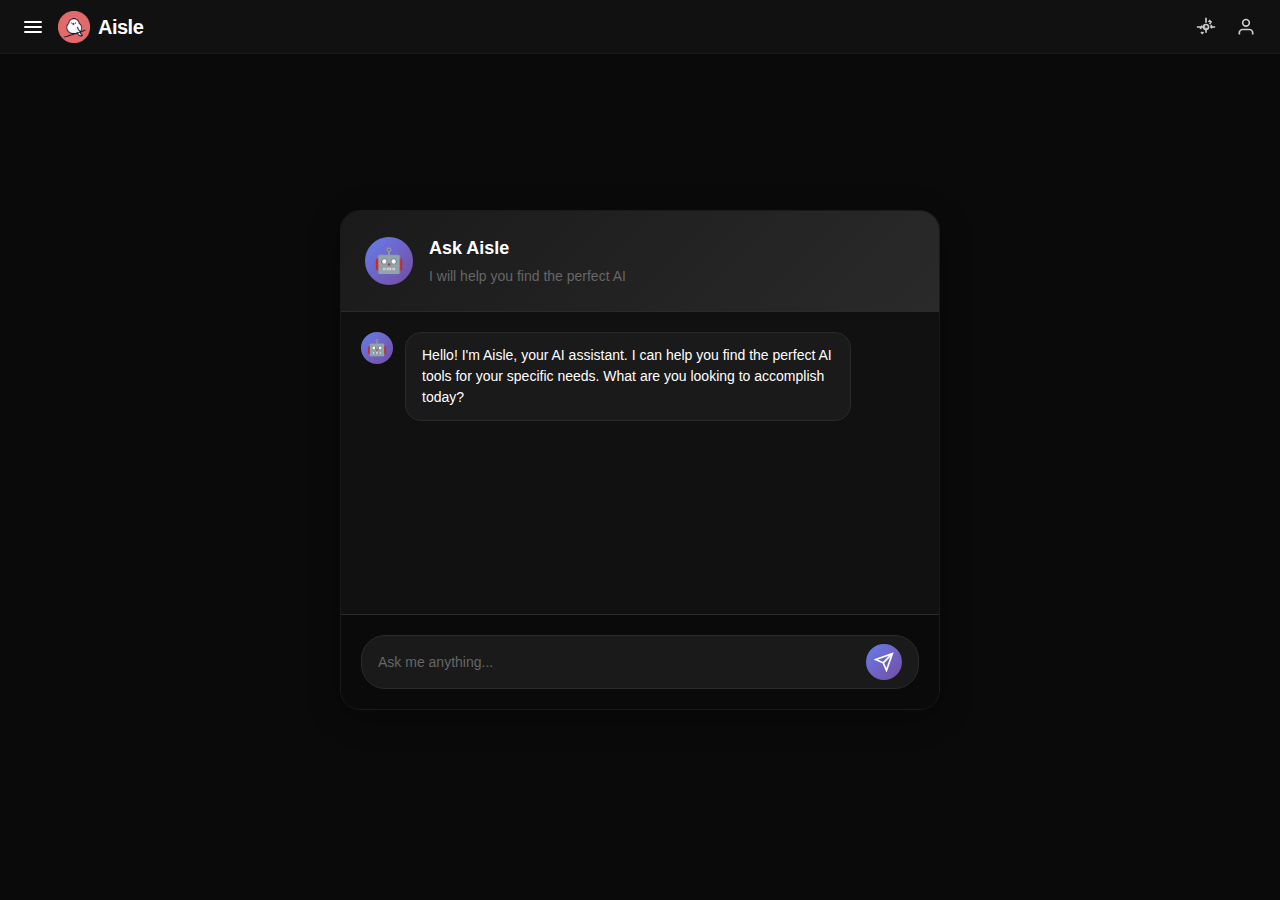
<file: ai-search.html>
<!DOCTYPE html>
<html lang="en">
<head>
    <meta charset="UTF-8">
    <meta name="viewport" content="width=device-width, initial-scale=1.0">
    <title>AI Search - Aisle</title>
    <link rel="stylesheet" href="styles.css">
</head>
<body>
    <!-- Aisle Header -->
    <header class="reddit-header">
        <div class="header-container">
            <!-- Left side: Logo and menu -->
            <div class="header-left">
                <button class="menu-toggle" id="menuToggle">
                    <span class="hamburger-line"></span>
                    <span class="hamburger-line"></span>
                    <span class="hamburger-line"></span>
                </button>
                <div class="logo">
                    <img src="ailogo.PNG" alt="Aisle Logo" class="logo-image">
                    <span class="logo-text">Aisle</span>
                </div>
            </div>

            <!-- Center: Empty for AI search page -->
            <div class="header-center">
                <!-- No search bar on AI search page -->
            </div>

            <!-- Right side: User actions -->
            <div class="header-right">
                <button class="header-button">
                    <svg width="20" height="20" viewBox="0 0 24 24" fill="none" stroke="currentColor" stroke-width="2">
                        <circle cx="12" cy="12" r="3"></circle>
                        <path d="M12 1v6m0 6v6m11-7h-6m-6 0H1m15.5-3.5L18 6l-1.5-1.5M6 18l1.5 1.5L9 18m-3.5-3.5L6 12l-1.5 1.5M18 6l-1.5-1.5L15 6m3.5 3.5L18 12l1.5 1.5"></path>
                    </svg>
                </button>
                <button class="header-button">
                    <svg width="20" height="20" viewBox="0 0 24 24" fill="none" stroke="currentColor" stroke-width="2">
                        <path d="M20 21v-2a4 4 0 0 0-4-4H8a4 4 0 0 0-4 4v2"></path>
                        <circle cx="12" cy="7" r="4"></circle>
                    </svg>
                </button>
            </div>
        </div>
    </header>

    <!-- Aisle Sidebar -->
    <aside class="aisle-sidebar" id="aisleSidebar">
        <div class="sidebar-content">
            <div class="sidebar-section">
                <h3>Navigation</h3>
                <div class="navigation-list">
                <div class="nav-item" data-page="feed">
                    <div class="nav-icon"><img src="icons/feedicon.png" alt="Feed" /></div>
                    <span class="nav-name">Feed</span>
                </div>
                <div class="nav-item active" data-page="ai-search">
                    <div class="nav-icon"><img src="icons/aiicon.png" alt="AI Search" /></div>
                    <span class="nav-name">AI Search</span>
                </div>
                <div class="nav-item" data-page="create">
                    <div class="nav-icon"><img src="icons/createicon.png" alt="Create" /></div>
                    <span class="nav-name">Create</span>
                </div>
                </div>
            </div>
            
            <!-- Separator line -->
            <div class="sidebar-separator"></div>
            
            <!-- Categories section -->
            <div class="sidebar-section">
                <div class="categories-header" id="categoriesHeader">
                    <h3>Categories</h3>
                    <div class="expand-icon" id="expandIcon">▼</div>
                </div>
                <div class="categories-list" id="categoriesList">
                    <div class="category-item">
                        <div class="category-icon">📋</div>
                        <span class="category-name">General</span>
                    </div>
                    <div class="category-item">
                        <div class="category-icon">💰</div>
                        <span class="category-name">Accounting</span>
                    </div>
                    <div class="category-item">
                        <div class="category-icon">⚛️</div>
                        <span class="category-name">Physics</span>
                    </div>
                    <div class="category-item">
                        <div class="category-icon">✍️</div>
                        <span class="category-name">Writing</span>
                    </div>
                    <div class="category-item">
                        <div class="category-icon">🎬</div>
                        <span class="category-name">Entertainment</span>
                    </div>
                </div>
            </div>
        </div>
    </aside>

    <!-- AI Search Main Content -->
    <main class="ai-search-main" id="aiSearchMain">
        <div class="ai-search-container">
            <div class="chatbox-container">
                <div class="chatbox">
                    <div class="chatbox-header">
                        <div class="ai-avatar">
                            <div class="ai-icon">🤖</div>
                        </div>
                        <div class="ai-info">
                            <h2>Ask Aisle</h2>
                            <p>I will help you find the perfect AI</p>
                        </div>
                    </div>
                    
                    <div class="chatbox-messages" id="chatboxMessages">
                        <div class="message ai-message">
                            <div class="message-avatar">
                                <div class="ai-icon-small">🤖</div>
                            </div>
                            <div class="message-content">
                                <p>Hello! I'm Aisle, your AI assistant. I can help you find the perfect AI tools for your specific needs. What are you looking to accomplish today?</p>
                            </div>
                        </div>
                    </div>
                    
                    <div class="chatbox-input-container">
                        <div class="chatbox-input-wrapper">
                            <input type="text" class="chatbox-input" id="chatboxInput" placeholder="Ask me anything...">
                            <button class="send-button" id="sendButton">
                                <svg width="20" height="20" viewBox="0 0 24 24" fill="none" stroke="currentColor" stroke-width="2">
                                    <line x1="22" y1="2" x2="11" y2="13"></line>
                                    <polygon points="22,2 15,22 11,13 2,9 22,2"></polygon>
                                </svg>
                            </button>
                        </div>
                    </div>
                </div>
            </div>
        </div>
    </main>

    <script src="script.js"></script>
</body>
</html>
</file>
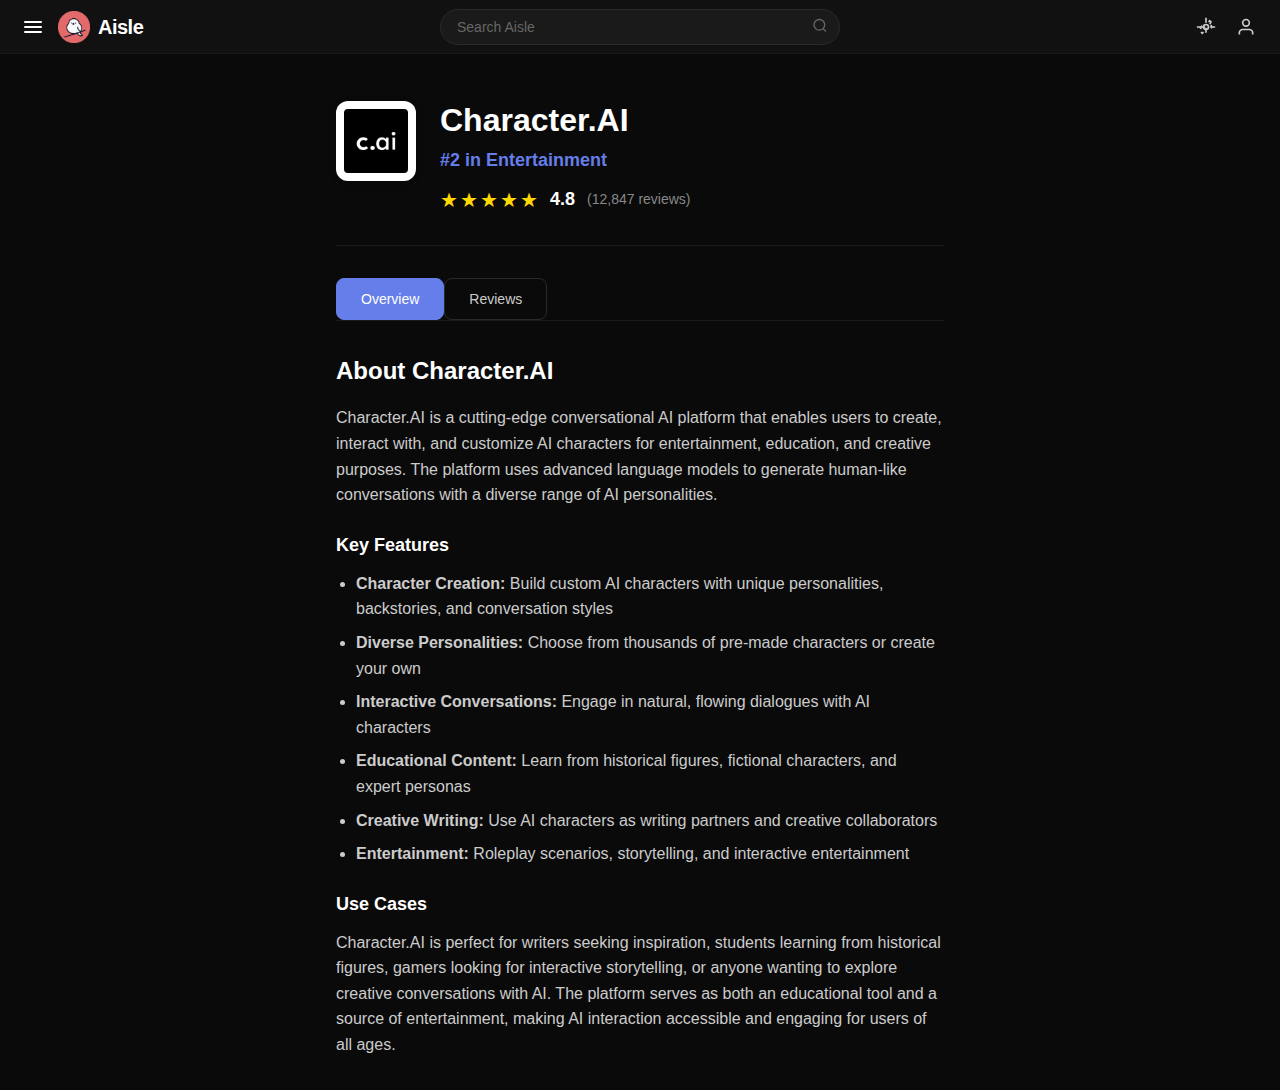
<file: characterai.html>
<!DOCTYPE html>
<html lang="en">
<head>
    <meta charset="UTF-8">
    <meta name="viewport" content="width=device-width, initial-scale=1.0">
    <title>Character AI - Aisle</title>
    <link rel="stylesheet" href="styles.css">
</head>
<body>
    <!-- Reddit-style Header -->
    <header class="reddit-header">
        <div class="header-container">
            <!-- Left side: Logo and menu -->
            <div class="header-left">
                <button class="menu-toggle" id="menuToggle">
                    <span class="hamburger-line"></span>
                    <span class="hamburger-line"></span>
                    <span class="hamburger-line"></span>
                </button>
                <div class="logo">
                    <img src="ailogo.PNG" alt="Aisle Logo" class="logo-image">
                    <span class="logo-text">Aisle</span>
                </div>
            </div>

            <!-- Center: Search bar -->
            <div class="header-center">
                <div class="search-container">
                    <input type="text" class="search-input" placeholder="Search Aisle">
                    <button class="search-button">
                        <svg width="16" height="16" viewBox="0 0 24 24" fill="none" stroke="currentColor" stroke-width="2">
                            <circle cx="11" cy="11" r="8"></circle>
                            <path d="m21 21-4.35-4.35"></path>
                        </svg>
                    </button>
                </div>
            </div>

            <!-- Right side: User actions -->
            <div class="header-right">
                <button class="header-button">
                    <svg width="20" height="20" viewBox="0 0 24 24" fill="none" stroke="currentColor" stroke-width="2">
                        <circle cx="12" cy="12" r="3"></circle>
                        <path d="M12 1v6m0 6v6m11-7h-6m-6 0H1m15.5-3.5L18 6l-1.5-1.5M6 18l1.5 1.5L9 18m-3.5-3.5L6 12l-1.5 1.5M18 6l-1.5-1.5L15 6m3.5 3.5L18 12l1.5 1.5"></path>
                    </svg>
                </button>
                <button class="header-button">
                    <svg width="20" height="20" viewBox="0 0 24 24" fill="none" stroke="currentColor" stroke-width="2">
                        <path d="M20 21v-2a4 4 0 0 0-4-4H8a4 4 0 0 0-4 4v2"></path>
                        <circle cx="12" cy="7" r="4"></circle>
                    </svg>
                </button>
            </div>
        </div>
    </header>

    <!-- Aisle Sidebar -->
    <aside class="aisle-sidebar" id="aisleSidebar">
        <div class="sidebar-content">
            <div class="sidebar-section">
                <h3>Navigation</h3>
                <div class="navigation-list">
                <div class="nav-item" data-page="feed">
                    <div class="nav-icon"><img src="icons/feedicon.png" alt="Feed" /></div>
                    <span class="nav-name">Feed</span>
                </div>
                <div class="nav-item" data-page="ai-search">
                    <div class="nav-icon"><img src="icons/aiicon.png" alt="AI Search" /></div>
                    <span class="nav-name">AI Search</span>
                </div>
                <div class="nav-item" data-page="create">
                    <div class="nav-icon"><img src="icons/createicon.png" alt="Create" /></div>
                    <span class="nav-name">Create</span>
                </div>
                </div>
            </div>
            
            <!-- Separator line -->
            <div class="sidebar-separator"></div>
            
            <!-- Categories section -->
            <div class="sidebar-section">
                <div class="categories-header" id="categoriesHeader">
                    <h3>Categories</h3>
                    <div class="expand-icon" id="expandIcon">▼</div>
                </div>
                <div class="categories-list" id="categoriesList">
                    <div class="category-item">
                        <div class="category-icon">📋</div>
                        <span class="category-name">General</span>
                    </div>
                    <div class="category-item">
                        <div class="category-icon">💰</div>
                        <span class="category-name">Accounting</span>
                    </div>
                    <div class="category-item">
                        <div class="category-icon">⚛️</div>
                        <span class="category-name">Physics</span>
                    </div>
                    <div class="category-item">
                        <div class="category-icon">✍️</div>
                        <span class="category-name">Writing</span>
                    </div>
                    <div class="category-item">
                        <div class="category-icon">🎬</div>
                        <span class="category-name">Entertainment</span>
                    </div>
                </div>
            </div>
        </div>
    </aside>

    <!-- Main content area -->
    <main class="main-content" id="mainContent">
        <div class="content-container">
            <!-- Character AI Header -->
            <div class="character-ai-header">
                <div class="character-ai-logo">
                    <img src="charai.jpg" alt="Character.AI Logo" class="logo-image">
                </div>
                <div class="character-ai-info">
                    <div class="character-ai-name">Character.AI</div>
                    <div class="character-ai-ranking">#2 in Entertainment</div>
                    <div class="character-ai-rating">
                        <div class="rating-stars">
                            <span class="star">★</span>
                            <span class="star">★</span>
                            <span class="star">★</span>
                            <span class="star">★</span>
                            <span class="star">★</span>
                        </div>
                        <span class="rating-score">4.8</span>
                        <span class="rating-count">(12,847 reviews)</span>
                    </div>
                </div>
            </div>

            <!-- Toggle Buttons -->
            <div class="character-ai-toggle-buttons">
                <button class="toggle-button active" id="overviewButton">Overview</button>
                <button class="toggle-button" id="reviewsButton">Reviews</button>
            </div>

            <!-- Overview Content -->
            <div class="character-ai-content" id="overviewContent">
                <div class="overview-section">
                    <h3>About Character.AI</h3>
                    <p>Character.AI is a cutting-edge conversational AI platform that enables users to create, interact with, and customize AI characters for entertainment, education, and creative purposes. The platform uses advanced language models to generate human-like conversations with a diverse range of AI personalities.</p>
                    
                    <h4>Key Features</h4>
                    <ul>
                        <li><strong>Character Creation:</strong> Build custom AI characters with unique personalities, backstories, and conversation styles</li>
                        <li><strong>Diverse Personalities:</strong> Choose from thousands of pre-made characters or create your own</li>
                        <li><strong>Interactive Conversations:</strong> Engage in natural, flowing dialogues with AI characters</li>
                        <li><strong>Educational Content:</strong> Learn from historical figures, fictional characters, and expert personas</li>
                        <li><strong>Creative Writing:</strong> Use AI characters as writing partners and creative collaborators</li>
                        <li><strong>Entertainment:</strong> Roleplay scenarios, storytelling, and interactive entertainment</li>
                    </ul>

                    <h4>Use Cases</h4>
                    <p>Character.AI is perfect for writers seeking inspiration, students learning from historical figures, gamers looking for interactive storytelling, or anyone wanting to explore creative conversations with AI. The platform serves as both an educational tool and a source of entertainment, making AI interaction accessible and engaging for users of all ages.</p>
                </div>
            </div>

            <!-- Reviews Content -->
            <div class="character-ai-content hidden" id="reviewsContent">
                <!-- AI Summary of Reviews -->
                <div class="reviews-summary">
                    <h3>AI Summary of Reviews</h3>
                    <div class="summary-box">
                        <p>Based on analysis of 12,847 user reviews, Character.AI receives overwhelmingly positive feedback with an average rating of 4.8/5. Users consistently praise the platform's ability to create engaging, lifelike conversations and the diverse range of character personalities available. The most frequently mentioned strengths include creative writing assistance, educational value, and entertainment quality. Common areas for improvement mentioned include occasional response inconsistencies and the need for more advanced customization options.</p>
                    </div>
                </div>

                <!-- Individual Reviews -->
                <div class="individual-reviews">
                    <h3>Customer Reviews</h3>
                    
                    <div class="review-item">
                        <div class="review-header">
                            <div class="reviewer-info">
                                <div class="reviewer-name">Sarah M.</div>
                                <div class="review-rating">
                                    <span class="star">★</span>
                                    <span class="star">★</span>
                                    <span class="star">★</span>
                                    <span class="star">★</span>
                                    <span class="star">★</span>
                                </div>
                            </div>
                            <div class="review-date">2 days ago</div>
                        </div>
                        <div class="review-text">
                            "Character.AI has completely transformed my creative writing process. The AI characters provide incredible inspiration and help me develop storylines I never would have thought of. The conversations feel so natural and engaging!"
                        </div>
                    </div>

                    <div class="review-item">
                        <div class="review-header">
                            <div class="reviewer-info">
                                <div class="reviewer-name">Alex Chen</div>
                                <div class="review-rating">
                                    <span class="star">★</span>
                                    <span class="star">★</span>
                                    <span class="star">★</span>
                                    <span class="star">★</span>
                                    <span class="star">★</span>
                                </div>
                            </div>
                            <div class="review-date">1 week ago</div>
                        </div>
                        <div class="review-text">
                            "As a history teacher, I use Character.AI to let my students 'talk' to historical figures. It's amazing how well the AI captures different personalities and time periods. My students are more engaged than ever!"
                        </div>
                    </div>

                    <div class="review-item">
                        <div class="review-header">
                            <div class="reviewer-info">
                                <div class="reviewer-name">Mike R.</div>
                                <div class="review-rating">
                                    <span class="star">★</span>
                                    <span class="star">★</span>
                                    <span class="star">★</span>
                                    <span class="star">★</span>
                                    <span class="star">☆</span>
                                </div>
                            </div>
                            <div class="review-date">2 weeks ago</div>
                        </div>
                        <div class="review-text">
                            "Great platform overall! The character variety is impressive and conversations are usually very engaging. Sometimes the AI responses can be a bit repetitive, but it's still a fantastic tool for creative projects."
                        </div>
                    </div>

                    <div class="review-item">
                        <div class="review-header">
                            <div class="reviewer-info">
                                <div class="reviewer-name">Emma L.</div>
                                <div class="review-rating">
                                    <span class="star">★</span>
                                    <span class="star">★</span>
                                    <span class="star">★</span>
                                    <span class="star">★</span>
                                    <span class="star">★</span>
                                </div>
                            </div>
                            <div class="review-date">3 weeks ago</div>
                        </div>
                        <div class="review-text">
                            "I've been using Character.AI for roleplay scenarios and it's incredible how well the AI adapts to different situations. The character consistency is impressive and it feels like talking to real people sometimes!"
                        </div>
                    </div>

                    <div class="review-item">
                        <div class="review-header">
                            <div class="reviewer-info">
                                <div class="reviewer-name">David K.</div>
                                <div class="review-rating">
                                    <span class="star">★</span>
                                    <span class="star">★</span>
                                    <span class="star">★</span>
                                    <span class="star">★</span>
                                    <span class="star">★</span>
                                </div>
                            </div>
                            <div class="review-date">1 month ago</div>
                        </div>
                        <div class="review-text">
                            "Perfect for entertainment and learning. The AI characters are diverse and well-developed. I especially love the educational characters - they make learning fun and interactive!"
                        </div>
                    </div>
                </div>
            </div>
        </div>
    </main>

    <script src="script.js"></script>
</body>
</html>
</file>
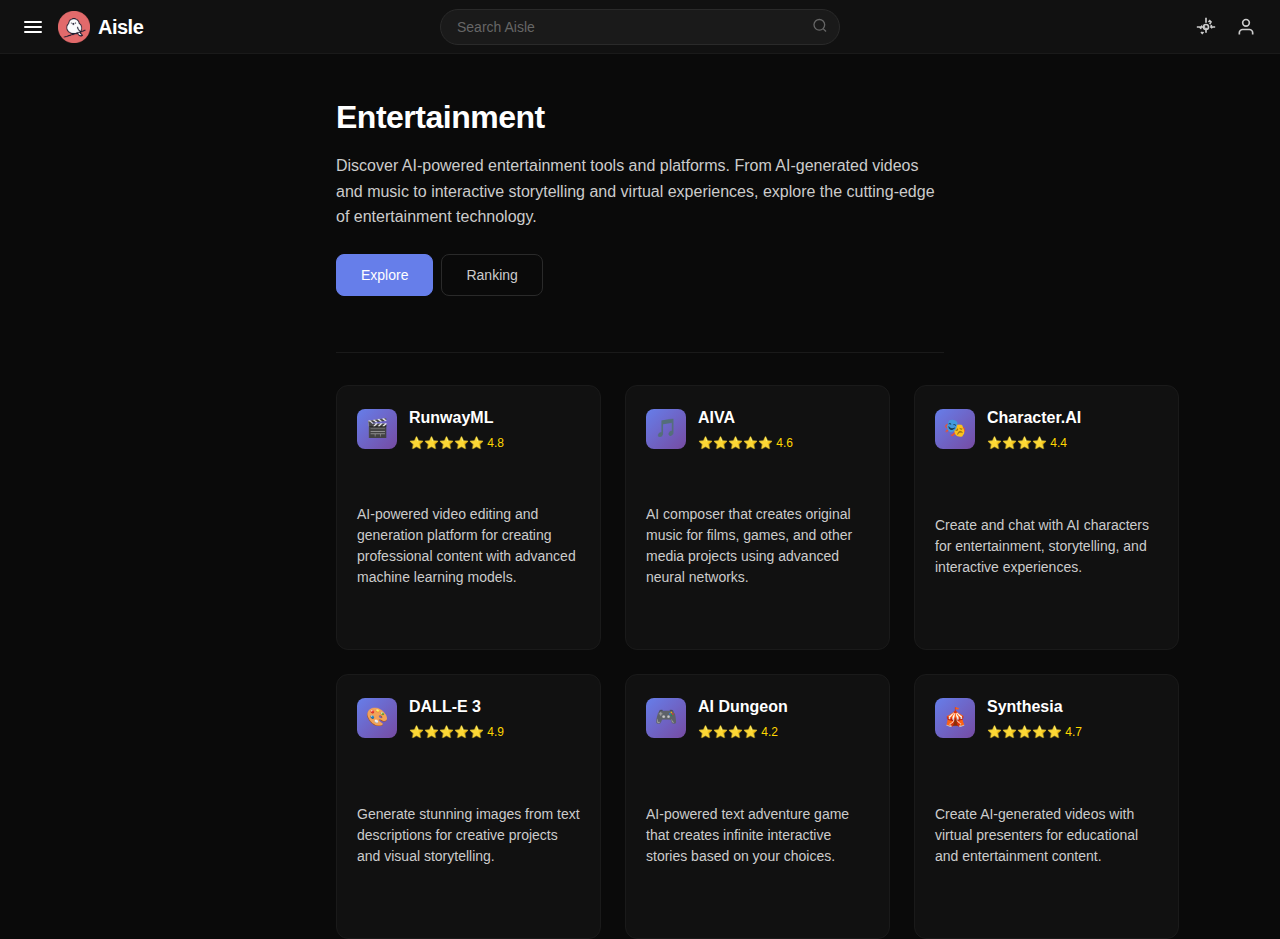
<file: entertainment.html>
<!DOCTYPE html>
<html lang="en">
<head>
    <meta charset="UTF-8">
    <meta name="viewport" content="width=device-width, initial-scale=1.0">
    <title>Entertainment - Aisle</title>
    <link rel="stylesheet" href="styles.css">
</head>
<body>
    <!-- Aisle Header -->
    <header class="reddit-header">
        <div class="header-container">
            <!-- Left side: Logo and menu -->
            <div class="header-left">
                <button class="menu-toggle" id="menuToggle">
                    <span class="hamburger-line"></span>
                    <span class="hamburger-line"></span>
                    <span class="hamburger-line"></span>
                </button>
                <div class="logo">
                    <img src="ailogo.PNG" alt="Aisle Logo" class="logo-image">
                    <span class="logo-text">Aisle</span>
                </div>
            </div>

            <!-- Center: Search bar -->
            <div class="header-center">
                <div class="search-container">
                    <input type="text" class="search-input" placeholder="Search Aisle">
                    <button class="search-button">
                        <svg width="16" height="16" viewBox="0 0 24 24" fill="none" stroke="currentColor" stroke-width="2">
                            <circle cx="11" cy="11" r="8"></circle>
                            <path d="m21 21-4.35-4.35"></path>
                        </svg>
                    </button>
                </div>
            </div>

            <!-- Right side: User actions -->
            <div class="header-right">
                <button class="header-button">
                    <svg width="20" height="20" viewBox="0 0 24 24" fill="none" stroke="currentColor" stroke-width="2">
                        <circle cx="12" cy="12" r="3"></circle>
                        <path d="M12 1v6m0 6v6m11-7h-6m-6 0H1m15.5-3.5L18 6l-1.5-1.5M6 18l1.5 1.5L9 18m-3.5-3.5L6 12l-1.5 1.5M18 6l-1.5-1.5L15 6m3.5 3.5L18 12l1.5 1.5"></path>
                    </svg>
                </button>
                <button class="header-button">
                    <svg width="20" height="20" viewBox="0 0 24 24" fill="none" stroke="currentColor" stroke-width="2">
                        <path d="M20 21v-2a4 4 0 0 0-4-4H8a4 4 0 0 0-4 4v2"></path>
                        <circle cx="12" cy="7" r="4"></circle>
                    </svg>
                </button>
            </div>
        </div>
    </header>

    <!-- Aisle Sidebar -->
    <aside class="aisle-sidebar" id="aisleSidebar">
        <div class="sidebar-content">
            <div class="sidebar-section">
                <h3>Navigation</h3>
                <div class="navigation-list">
                <div class="nav-item" data-page="feed">
                    <div class="nav-icon"><img src="icons/feedicon.png" alt="Feed" /></div>
                    <span class="nav-name">Feed</span>
                </div>
                <div class="nav-item" data-page="ai-search">
                    <div class="nav-icon"><img src="icons/aiicon.png" alt="AI Search" /></div>
                    <span class="nav-name">AI Search</span>
                </div>
                <div class="nav-item" data-page="create">
                    <div class="nav-icon"><img src="icons/createicon.png" alt="Create" /></div>
                    <span class="nav-name">Create</span>
                </div>
                </div>
            </div>
            
            <!-- Separator line -->
            <div class="sidebar-separator"></div>
            
            <!-- Categories section -->
            <div class="sidebar-section">
                <div class="categories-header" id="categoriesHeader">
                    <h3>Categories</h3>
                    <div class="expand-icon" id="expandIcon">▼</div>
                </div>
                <div class="categories-list" id="categoriesList">
                    <div class="category-item">
                        <div class="category-icon">📋</div>
                        <span class="category-name">General</span>
                    </div>
                    <div class="category-item">
                        <div class="category-icon">💰</div>
                        <span class="category-name">Accounting</span>
                    </div>
                    <div class="category-item">
                        <div class="category-icon">⚛️</div>
                        <span class="category-name">Physics</span>
                    </div>
                    <div class="category-item">
                        <div class="category-icon">✍️</div>
                        <span class="category-name">Writing</span>
                    </div>
                    <div class="category-item">
                        <div class="category-icon">🎬</div>
                        <span class="category-name">Entertainment</span>
                    </div>
                </div>
            </div>
        </div>
    </aside>

    <!-- Main content area -->
    <main class="main-content" id="mainContent">
        <div class="content-container">
            <!-- Entertainment Header -->
            <div class="category-header">
                <h1 class="category-title">Entertainment</h1>
                <p class="category-description">
                    Discover AI-powered entertainment tools and platforms. From AI-generated videos and music to interactive storytelling and virtual experiences, explore the cutting-edge of entertainment technology.
                </p>
                
                <!-- Toggle Buttons -->
                <div class="toggle-buttons">
                    <button class="toggle-button active" id="exploreButton">Explore</button>
                    <button class="toggle-button" id="rankingButton">Ranking</button>
                </div>
            </div>
            
            <!-- Grid View (Default) -->
            <div class="grid-view" id="gridView">
                <div class="tool-card">
                    <div class="tool-header">
                        <div class="tool-logo">🎬</div>
                        <div class="tool-info">
                            <h3 class="tool-name">RunwayML</h3>
                            <div class="tool-rating">⭐⭐⭐⭐⭐ 4.8</div>
                        </div>
                    </div>
                    <p class="tool-description">AI-powered video editing and generation platform for creating professional content with advanced machine learning models.</p>
                </div>
                
                <div class="tool-card">
                    <div class="tool-header">
                        <div class="tool-logo">🎵</div>
                        <div class="tool-info">
                            <h3 class="tool-name">AIVA</h3>
                            <div class="tool-rating">⭐⭐⭐⭐⭐ 4.6</div>
                        </div>
                    </div>
                    <p class="tool-description">AI composer that creates original music for films, games, and other media projects using advanced neural networks.</p>
                </div>
                
                <div class="tool-card" id="characterAICard" onclick="window.location.href='characterai.html'">
                    <div class="tool-header">
                        <div class="tool-logo">🎭</div>
                        <div class="tool-info">
                            <h3 class="tool-name">Character.AI</h3>
                            <div class="tool-rating">⭐⭐⭐⭐ 4.4</div>
                        </div>
                    </div>
                    <p class="tool-description">Create and chat with AI characters for entertainment, storytelling, and interactive experiences.</p>
                </div>
                
                <div class="tool-card">
                    <div class="tool-header">
                        <div class="tool-logo">🎨</div>
                        <div class="tool-info">
                            <h3 class="tool-name">DALL-E 3</h3>
                            <div class="tool-rating">⭐⭐⭐⭐⭐ 4.9</div>
                        </div>
                    </div>
                    <p class="tool-description">Generate stunning images from text descriptions for creative projects and visual storytelling.</p>
                </div>
                
                <div class="tool-card">
                    <div class="tool-header">
                        <div class="tool-logo">🎮</div>
                        <div class="tool-info">
                            <h3 class="tool-name">AI Dungeon</h3>
                            <div class="tool-rating">⭐⭐⭐⭐ 4.2</div>
                        </div>
                    </div>
                    <p class="tool-description">AI-powered text adventure game that creates infinite interactive stories based on your choices.</p>
                </div>
                
                <div class="tool-card">
                    <div class="tool-header">
                        <div class="tool-logo">🎪</div>
                        <div class="tool-info">
                            <h3 class="tool-name">Synthesia</h3>
                            <div class="tool-rating">⭐⭐⭐⭐⭐ 4.7</div>
                        </div>
                    </div>
                    <p class="tool-description">Create AI-generated videos with virtual presenters for educational and entertainment content.</p>
                </div>
            </div>
            
            <!-- List View (Hidden by default) -->
            <div class="list-view" id="listView">
                <div class="tool-list-item">
                    <div class="tool-list-logo">🎨</div>
                    <div class="tool-list-info">
                        <div class="tool-list-name">DALL-E 3</div>
                        <div class="tool-list-rating">⭐⭐⭐⭐⭐ 4.9</div>
                        <div class="tool-list-category">Image Gen</div>
                        <div class="tool-list-price">$20/mo</div>
                    </div>
                </div>
                
                <div class="tool-list-item">
                    <div class="tool-list-logo">🎬</div>
                    <div class="tool-list-info">
                        <div class="tool-list-name">RunwayML</div>
                        <div class="tool-list-rating">⭐⭐⭐⭐⭐ 4.8</div>
                        <div class="tool-list-category">Video</div>
                        <div class="tool-list-price">$15/mo</div>
                    </div>
                </div>
                
                <div class="tool-list-item">
                    <div class="tool-list-logo">🎪</div>
                    <div class="tool-list-info">
                        <div class="tool-list-name">Synthesia</div>
                        <div class="tool-list-rating">⭐⭐⭐⭐⭐ 4.7</div>
                        <div class="tool-list-category">Video</div>
                        <div class="tool-list-price">$30/mo</div>
                    </div>
                </div>
                
                <div class="tool-list-item">
                    <div class="tool-list-logo">🎵</div>
                    <div class="tool-list-info">
                        <div class="tool-list-name">AIVA</div>
                        <div class="tool-list-rating">⭐⭐⭐⭐⭐ 4.6</div>
                        <div class="tool-list-category">Music</div>
                        <div class="tool-list-price">$11/mo</div>
                    </div>
                </div>
                
                <div class="tool-list-item">
                    <div class="tool-list-logo">🎭</div>
                    <div class="tool-list-info">
                        <div class="tool-list-name">Character.AI</div>
                        <div class="tool-list-rating">⭐⭐⭐⭐ 4.4</div>
                        <div class="tool-list-category">Chat</div>
                        <div class="tool-list-price">Free</div>
                    </div>
                </div>
                
                <div class="tool-list-item">
                    <div class="tool-list-logo">🎮</div>
                    <div class="tool-list-info">
                        <div class="tool-list-name">AI Dungeon</div>
                        <div class="tool-list-rating">⭐⭐⭐⭐ 4.2</div>
                        <div class="tool-list-category">Gaming</div>
                        <div class="tool-list-price">$10/mo</div>
                    </div>
                </div>
            </div>
        </div>
    </main>

    <script src="script.js"></script>
</body>
</html>
</file>
<file: styles.css>
/* Reset and base styles */
* {
    margin: 0;
    padding: 0;
    box-sizing: border-box;
}

body {
    font-family: -apple-system, BlinkMacSystemFont, 'Segoe UI', Roboto, Helvetica, Arial, sans-serif;
    background-color: #0a0a0a;
    color: #ffffff;
    line-height: 1.5;
    font-weight: 400;
}

/* Aisle Header */
.reddit-header {
    background-color: #111111;
    border-bottom: 1px solid #1a1a1a;
    position: fixed;
    top: 0;
    left: 0;
    right: 0;
    z-index: 1000;
    backdrop-filter: blur(20px);
    -webkit-backdrop-filter: blur(20px);
}

.header-container {
    display: flex;
    align-items: center;
    height: 53px; /* Increased by 10% from 48px */
    max-width: 100%;
    padding: 0 16px;
    position: relative;
}

.header-left {
    display: flex;
    align-items: center;
    gap: 8px;
    flex: 0 0 auto;
}

.menu-toggle {
    background: none;
    border: none;
    cursor: pointer;
    padding: 8px;
    border-radius: 8px;
    display: flex;
    flex-direction: column;
    gap: 3px;
    transition: all 0.2s ease;
}

.menu-toggle:hover {
    background-color: #2a2a2a;
}

.hamburger-line {
    width: 18px;
    height: 2px;
    background-color: #ffffff;
    border-radius: 1px;
    transition: all 0.2s ease;
}

.logo {
    display: flex;
    align-items: center;
    gap: 8px;
    text-decoration: none;
    color: #ffffff;
}

.logo-image {
    width: 32px;
    height: 32px;
    object-fit: contain;
}

.logo-text {
    font-weight: 700;
    font-size: 20px;
    color: #ffffff;
    letter-spacing: -0.5px;
}

.header-center {
    position: absolute;
    left: 50%;
    transform: translateX(-50%);
    max-width: 600px;
    width: 100%;
    max-width: 400px;
}

.search-container {
    position: relative;
    width: 100%;
}

.search-input {
    width: 100%;
    height: 36px;
    padding: 0 40px 0 16px;
    border: 1px solid #2a2a2a;
    border-radius: 20px;
    background-color: #1a1a1a;
    font-size: 14px;
    outline: none;
    color: #ffffff;
    transition: all 0.2s ease;
}

.search-input:focus {
    background-color: #222222;
    border-color: #3a3a3a;
    box-shadow: 0 0 0 2px rgba(255, 255, 255, 0.1);
}

.search-input::placeholder {
    color: #666666;
}

.search-button {
    position: absolute;
    right: 8px;
    top: 50%;
    transform: translateY(-50%);
    background: none;
    border: none;
    cursor: pointer;
    padding: 4px;
    color: #666666;
    transition: color 0.2s ease;
}

.search-button:hover {
    color: #ffffff;
}

.header-right {
    display: flex;
    align-items: center;
    gap: 4px;
    flex: 0 0 auto;
    margin-left: auto;
}

.header-button {
    background: none;
    border: none;
    cursor: pointer;
    padding: 8px;
    border-radius: 8px;
    color: #cccccc;
    display: flex;
    align-items: center;
    justify-content: center;
    transition: all 0.2s ease;
}

.header-button:hover {
    background-color: #2a2a2a;
    color: #ffffff;
}

/* Aisle Sidebar */
.aisle-sidebar {
    position: fixed;
    top: 53px; /* Start below the fixed header */
    left: 0;
    width: 240px;
    height: calc(100vh - 53px); /* Full height minus header height */
    background-color: #111111;
    border-right: 1px solid #1a1a1a;
    transform: translateX(-100%);
    transition: transform 0.2s ease-in-out;
    z-index: 999;
    overflow-y: auto;
    backdrop-filter: blur(20px);
    -webkit-backdrop-filter: blur(20px);
}

.aisle-sidebar.open {
    transform: translateX(0);
}

.sidebar-content {
    padding: 16px;
}

.sidebar-section h3 {
    font-size: 12px;
    font-weight: 600;
    color: #888888;
    margin-bottom: 12px;
    text-transform: uppercase;
    letter-spacing: 1px;
}

.navigation-list {
    display: flex;
    flex-direction: column;
    gap: 2px;
}

.nav-item {
    display: flex;
    align-items: center;
    gap: 12px;
    padding: 12px 8px;
    border-radius: 8px;
    cursor: pointer;
    color: #cccccc;
    text-decoration: none;
    transition: all 0.2s ease;
}

.nav-item:hover {
    background-color: #1a1a1a;
    color: #ffffff;
}

.nav-icon {
    width: 24px;
    height: 24px;
    display: flex;
    align-items: center;
    justify-content: center;
    font-size: 16px;
}

.nav-icon img {
    width: 100%;
    height: 100%;
    object-fit: contain;
    filter: brightness(0.8);
    transition: filter 0.2s ease;
}

.nav-name {
    font-size: 14px;
    font-weight: 500;
}

/* Sidebar Separator */
.sidebar-separator {
    height: 1px;
    background-color: #2a2a2a;
    margin: 20px 0;
}

/* Categories Section */
.categories-header {
    display: flex;
    align-items: center;
    justify-content: space-between;
    cursor: pointer;
    padding: 8px;
    margin-bottom: 8px;
    border-radius: 8px;
    transition: all 0.2s ease;
}

.categories-header:hover {
    background-color: #1a1a1a;
}

.expand-icon {
    font-size: 12px;
    color: #666666;
    transition: transform 0.2s ease;
}

.expand-icon.rotated {
    transform: rotate(180deg);
}

.categories-list {
    display: flex;
    flex-direction: column;
    gap: 2px;
    max-height: 0;
    overflow: hidden;
    transition: max-height 0.3s ease;
}

.categories-list.open {
    max-height: 300px; /* Adjust based on content */
}

.category-item {
    display: flex;
    align-items: center;
    gap: 12px;
    padding: 8px 8px;
    border-radius: 8px;
    cursor: pointer;
    color: #888888;
    text-decoration: none;
    transition: all 0.2s ease;
    margin-left: 8px; /* Indent subcategories */
}

.category-item:hover {
    background-color: #1a1a1a;
    color: #cccccc;
}

.category-icon {
    width: 20px;
    height: 20px;
    display: flex;
    align-items: center;
    justify-content: center;
    font-size: 14px;
}

.category-name {
    font-size: 13px;
    font-weight: 400;
}

/* Main Content */
.main-content {
    margin-left: 0;
    transition: margin-left 0.2s ease-in-out;
    min-height: calc(100vh - 53px); /* Full height minus fixed header */
    padding-top: calc(53px + 16px); /* Header height plus padding */
}

.main-content.sidebar-open {
    margin-left: 240px;
}

.content-container {
    max-width: 640px;
    margin: 0 auto;
    padding: 0 16px;
}

/* Post Styles - Modern Dark Mode */
.post-feed {
    display: flex;
    flex-direction: column;
    gap: 20px;
}

.post {
    background-color: #111111;
    border: 1px solid #1a1a1a;
    border-radius: 16px;
    padding: 20px;
    transition: all 0.2s ease;
}

.post:hover {
    border-color: #2a2a2a;
    transform: translateY(-1px);
}

/* Post Header */
.post-header {
    display: flex;
    align-items: center;
    justify-content: space-between;
    margin-bottom: 12px;
}

.profile-section {
    display: flex;
    align-items: center;
    gap: 12px;
}

.profile-picture {
    width: 40px;
    height: 40px;
    border-radius: 50%;
    overflow: hidden;
    flex-shrink: 0;
}

.profile-picture img {
    width: 100%;
    height: 100%;
    border-radius: 50%;
    object-fit: cover;
    border: 2px solid #2a2a2a;
}

.profile-info {
    display: flex;
    flex-direction: column;
    gap: 2px;
}

.profile-name {
    font-weight: 600;
    font-size: 14px;
    color: #ffffff;
}

.post-time {
    font-size: 12px;
    color: #666666;
}

.more-options {
    background: none;
    border: none;
    cursor: pointer;
    font-size: 18px;
    color: #666666;
    padding: 8px;
    border-radius: 8px;
    transition: all 0.2s ease;
}

.more-options:hover {
    background-color: #1a1a1a;
    color: #ffffff;
}

/* Post Content */
.post-content {
    margin-bottom: 12px;
}

.post-caption {
    font-size: 15px;
    line-height: 1.6;
    color: #ffffff;
    margin-bottom: 16px;
    word-wrap: break-word;
}

.post-image {
    border-radius: 12px;
    overflow: hidden;
    max-width: 100%;
}

.post-image img {
    width: 100%;
    height: auto;
    display: block;
    border-radius: 12px;
    max-height: 400px;
    object-fit: cover;
    border: 1px solid #2a2a2a;
}

/* Post Actions */
.post-actions {
    display: flex;
    align-items: center;
    gap: 32px;
    padding-top: 16px;
    border-top: 1px solid #1a1a1a;
}

.action-button {
    background: none;
    border: none;
    cursor: pointer;
    display: flex;
    align-items: center;
    gap: 8px;
    padding: 8px 12px;
    border-radius: 8px;
    transition: all 0.2s ease;
    color: #666666;
}

.action-button:hover {
    background-color: #1a1a1a;
    color: #ffffff;
}

.action-icon {
    font-size: 16px;
}

.action-count {
    font-size: 13px;
    font-weight: 500;
    color: #666666;
}

.like-button:hover .action-icon {
    transform: scale(1.1);
}

.like-button.liked .action-icon {
    color: #ff6b6b;
}

.like-button.liked .action-count {
    color: #ff6b6b;
}

/* Responsive Design */
@media (max-width: 768px) {
    .header-center {
        margin: 0 8px;
    }
    
    .search-input {
        font-size: 16px; /* Prevents zoom on iOS */
    }
    
    .reddit-sidebar {
        width: 280px;
    }
    
    .main-content.sidebar-open {
        margin-left: 280px;
    }
    
    .content-container {
        padding: 0 8px;
    }
    
    .post {
        border-radius: 0;
        border-left: none;
        border-right: none;
        margin: 0 -16px;
        border-radius: 0;
    }
}

/* AI Search Page Styles */
.ai-search-main {
    margin-left: 0;
    transition: margin-left 0.2s ease-in-out;
    min-height: calc(100vh - 53px);
    padding-top: calc(53px + 20px);
    display: flex;
    align-items: center;
    justify-content: center;
}

.ai-search-main.sidebar-open {
    margin-left: 240px;
}

.ai-search-container {
    width: 100%;
    max-width: 800px;
    padding: 0 20px;
}

.chatbox-container {
    display: flex;
    justify-content: center;
    align-items: center;
    min-height: 60vh;
}

.chatbox {
    background-color: #111111;
    border: 1px solid #1a1a1a;
    border-radius: 20px;
    width: 100%;
    max-width: 600px;
    height: 500px;
    display: flex;
    flex-direction: column;
    overflow: hidden;
    box-shadow: 0 8px 32px rgba(0, 0, 0, 0.3);
}

.chatbox-header {
    background: linear-gradient(135deg, #1a1a1a 0%, #2a2a2a 100%);
    padding: 24px;
    border-bottom: 1px solid #2a2a2a;
    display: flex;
    align-items: center;
    gap: 16px;
    flex-shrink: 0;
    box-shadow: 0 2px 8px rgba(0, 0, 0, 0.1);
}

.ai-avatar {
    width: 48px;
    height: 48px;
    background: linear-gradient(135deg, #667eea 0%, #764ba2 100%);
    border-radius: 50%;
    display: flex;
    align-items: center;
    justify-content: center;
    flex-shrink: 0;
}

.ai-icon {
    font-size: 24px;
}

.ai-info h2 {
    color: #ffffff;
    font-size: 18px;
    font-weight: 600;
    margin: 0 0 4px 0;
}

.ai-info p {
    color: #666666;
    font-size: 14px;
    margin: 0;
}

.chatbox-messages {
    flex: 1;
    padding: 20px;
    overflow-y: auto;
    display: flex;
    flex-direction: column;
    gap: 16px;
}

.message {
    display: flex;
    gap: 12px;
    align-items: flex-start;
    animation: messageSlideIn 0.3s ease-out;
}

@keyframes messageSlideIn {
    from {
        opacity: 0;
        transform: translateY(20px);
    }
    to {
        opacity: 1;
        transform: translateY(0);
    }
}

.message-avatar {
    width: 32px;
    height: 32px;
    border-radius: 50%;
    display: flex;
    align-items: center;
    justify-content: center;
    flex-shrink: 0;
}

.ai-message .message-avatar {
    background: linear-gradient(135deg, #667eea 0%, #764ba2 100%);
}

.ai-icon-small {
    font-size: 16px;
}

.message-content {
    background-color: #1a1a1a;
    padding: 12px 16px;
    border-radius: 16px;
    max-width: 80%;
    border: 1px solid #2a2a2a;
}

.message-content p {
    color: #ffffff;
    font-size: 14px;
    line-height: 1.5;
    margin: 0;
}

/* User Message Styles */
.user-message {
    display: flex;
    justify-content: flex-end;
    margin-bottom: 16px;
}

.user-message .message-content {
    background-color: #667eea;
    color: #ffffff;
    max-width: 70%;
    margin-left: 20px;
}

.user-message .message-avatar {
    order: 2;
}

.user-icon-small {
    width: 32px;
    height: 32px;
    background-color: #667eea;
    border-radius: 50%;
    display: flex;
    align-items: center;
    justify-content: center;
    font-size: 16px;
}

/* AI Suggestion Card */
.ai-suggestion-card {
    background-color: #1a1a1a;
    border: 1px solid #2a2a2a;
    border-radius: 12px;
    padding: 20px;
    margin: 16px 0;
    max-width: 100%;
}

.suggestion-header {
    display: flex;
    align-items: center;
    gap: 12px;
    margin-bottom: 12px;
}

.suggestion-logo img {
    border-radius: 8px;
    object-fit: cover;
}

.suggestion-info h3 {
    margin: 0;
    font-size: 18px;
    font-weight: 600;
    color: #ffffff;
}

.suggestion-info p {
    margin: 4px 0 0 0;
    font-size: 14px;
    color: #888888;
}

.suggestion-description {
    margin-bottom: 16px;
}

.suggestion-description p {
    margin: 0;
    font-size: 14px;
    line-height: 1.5;
    color: #cccccc;
}

.suggestion-features {
    display: flex;
    flex-wrap: wrap;
    gap: 8px;
    margin-bottom: 16px;
}

.feature-tag {
    background-color: #2a2a2a;
    color: #cccccc;
    padding: 4px 8px;
    border-radius: 6px;
    font-size: 12px;
    font-weight: 500;
}

.suggestion-button {
    background-color: #667eea;
    color: #ffffff;
    border: none;
    padding: 12px 20px;
    border-radius: 8px;
    font-size: 14px;
    font-weight: 600;
    cursor: pointer;
    transition: background-color 0.2s ease;
    width: 100%;
}

.suggestion-button:hover {
    background-color: #5a6fd8;
}

/* Typing Animation */
.typing-indicator {
    display: flex;
    align-items: center;
    gap: 4px;
    padding: 8px 0;
}

.typing-indicator span {
    width: 8px;
    height: 8px;
    border-radius: 50%;
    background-color: #888888;
    animation: typing 1.4s infinite ease-in-out;
}

.typing-indicator span:nth-child(1) {
    animation-delay: -0.32s;
}

.typing-indicator span:nth-child(2) {
    animation-delay: -0.16s;
}

.typing-indicator span:nth-child(3) {
    animation-delay: 0s;
}

@keyframes typing {
    0%, 80%, 100% {
        transform: scale(0.8);
        opacity: 0.5;
    }
    40% {
        transform: scale(1);
        opacity: 1;
    }
}

/* Typewriter Cursor */
.cursor {
    animation: blink 1s infinite;
    color: #667eea;
    font-weight: bold;
}

@keyframes blink {
    0%, 50% {
        opacity: 1;
    }
    51%, 100% {
        opacity: 0;
    }
}

.chatbox-input-container {
    padding: 20px;
    border-top: 1px solid #2a2a2a;
    background-color: #0a0a0a;
}

.chatbox-input-wrapper {
    display: flex;
    align-items: center;
    gap: 12px;
    background-color: #1a1a1a;
    border: 1px solid #2a2a2a;
    border-radius: 24px;
    padding: 8px 16px;
    transition: all 0.2s ease;
}

.chatbox-input-wrapper:focus-within {
    border-color: #667eea;
    box-shadow: 0 0 0 2px rgba(102, 126, 234, 0.2);
}

.chatbox-input {
    flex: 1;
    background: none;
    border: none;
    outline: none;
    color: #ffffff;
    font-size: 14px;
    padding: 8px 0;
}

.chatbox-input::placeholder {
    color: #666666;
}

.send-button {
    background: linear-gradient(135deg, #667eea 0%, #764ba2 100%);
    border: none;
    border-radius: 50%;
    width: 36px;
    height: 36px;
    display: flex;
    align-items: center;
    justify-content: center;
    cursor: pointer;
    transition: all 0.2s ease;
    color: #ffffff;
}

.send-button:hover {
    transform: scale(1.05);
    box-shadow: 0 4px 12px rgba(102, 126, 234, 0.3);
}

.send-button:active {
    transform: scale(0.95);
}

/* Active navigation item */
.nav-item.active {
    background-color: #1a1a1a;
    color: #ffffff;
}

.nav-item.active .nav-icon {
    color: #667eea;
}

.nav-item.active .nav-icon img {
    filter: brightness(1.2) saturate(1.2);
}

.nav-item:hover .nav-icon img {
    filter: brightness(1.1);
}

/* Character AI Header Styles */
.character-ai-header {
    display: flex;
    align-items: flex-start;
    gap: 24px;
    padding: 32px 0;
    border-bottom: 1px solid #1a1a1a;
    margin-bottom: 32px;
}

.character-ai-logo {
    flex-shrink: 0;
}

.character-ai-logo .logo-image {
    width: 80px;
    height: 80px;
    object-fit: contain;
    border-radius: 12px;
    background-color: #ffffff;
    padding: 8px;
    box-shadow: 0 2px 8px rgba(0, 0, 0, 0.1);
}

.character-ai-info {
    flex: 1;
    display: flex;
    flex-direction: column;
    gap: 8px;
}

.character-ai-name {
    font-size: 32px;
    font-weight: 700;
    color: #ffffff;
    margin: 0;
    line-height: 1.2;
}

.character-ai-ranking {
    font-size: 18px;
    font-weight: 600;
    color: #667eea;
    margin: 0;
}

.character-ai-rating {
    display: flex;
    align-items: center;
    gap: 12px;
    margin-top: 4px;
}

.rating-stars {
    display: flex;
    gap: 2px;
}

.rating-stars .star {
    color: #ffd700;
    font-size: 20px;
    line-height: 1;
}

.rating-score {
    font-size: 18px;
    font-weight: 600;
    color: #ffffff;
}

.rating-count {
    font-size: 14px;
    color: #888888;
}

/* Character AI Toggle Buttons */
.character-ai-toggle-buttons {
    display: flex;
    gap: 0;
    margin-bottom: 32px;
    border-bottom: 1px solid #1a1a1a;
}

.toggle-button {
    background: none;
    border: none;
    padding: 16px 24px;
    font-size: 16px;
    font-weight: 500;
    color: #888888;
    cursor: pointer;
    border-bottom: 2px solid transparent;
    transition: all 0.2s ease;
}

.toggle-button:hover {
    color: #ffffff;
    background-color: #1a1a1a;
}

.toggle-button.active {
    color: #667eea;
    border-bottom-color: #667eea;
    background-color: #1a1a1a;
}

/* Character AI Content */
.character-ai-content {
    margin-bottom: 32px;
}

.character-ai-content.hidden {
    display: none;
}

.overview-section h3 {
    font-size: 24px;
    font-weight: 700;
    color: #ffffff;
    margin: 0 0 16px 0;
}

.overview-section h4 {
    font-size: 18px;
    font-weight: 600;
    color: #ffffff;
    margin: 24px 0 12px 0;
}

.overview-section p {
    font-size: 16px;
    line-height: 1.6;
    color: #cccccc;
    margin: 0 0 16px 0;
}

.overview-section ul {
    margin: 0 0 16px 0;
    padding-left: 20px;
}

.overview-section li {
    font-size: 16px;
    line-height: 1.6;
    color: #cccccc;
    margin: 0 0 8px 0;
}

/* Reviews Section */
.reviews-summary {
    margin-bottom: 32px;
}

.reviews-summary h3 {
    font-size: 24px;
    font-weight: 700;
    color: #ffffff;
    margin: 0 0 16px 0;
}

.summary-box {
    background-color: #1a1a1a;
    border: 1px solid #2a2a2a;
    border-radius: 8px;
    padding: 20px;
}

.summary-box p {
    font-size: 16px;
    line-height: 1.6;
    color: #cccccc;
    margin: 0;
}

.individual-reviews h3 {
    font-size: 24px;
    font-weight: 700;
    color: #ffffff;
    margin: 0 0 24px 0;
}

.review-item {
    background-color: #1a1a1a;
    border: 1px solid #2a2a2a;
    border-radius: 8px;
    padding: 20px;
    margin-bottom: 16px;
}

.review-header {
    display: flex;
    justify-content: space-between;
    align-items: flex-start;
    margin-bottom: 12px;
}

.reviewer-info {
    display: flex;
    flex-direction: column;
    gap: 4px;
}

.reviewer-name {
    font-size: 16px;
    font-weight: 600;
    color: #ffffff;
}

.review-rating {
    display: flex;
    gap: 2px;
}

.review-rating .star {
    color: #ffd700;
    font-size: 16px;
    line-height: 1;
}

.review-date {
    font-size: 14px;
    color: #888888;
}

.review-text {
    font-size: 16px;
    line-height: 1.6;
    color: #cccccc;
}

/* Category Header Styles */
.category-header {
    margin-bottom: 32px;
    padding: 24px 0;
    border-bottom: 1px solid #1a1a1a;
    text-align: left;
    max-width: 100%;
}

.category-title {
    font-size: 32px;
    font-weight: 700;
    color: #ffffff;
    margin: 0 0 12px 0;
    letter-spacing: -0.5px;
}

.category-description {
    font-size: 16px;
    line-height: 1.6;
    color: #cccccc;
    margin: 0 0 24px 0;
    max-width: 600px;
}

/* Toggle Buttons */
.toggle-buttons {
    display: flex;
    gap: 8px;
    margin-bottom: 32px;
}

.toggle-button {
    background: none;
    border: 1px solid #2a2a2a;
    color: #cccccc;
    padding: 12px 24px;
    border-radius: 8px;
    cursor: pointer;
    font-size: 14px;
    font-weight: 500;
    transition: all 0.2s ease;
}

.toggle-button:hover {
    background-color: #1a1a1a;
    border-color: #3a3a3a;
}

.toggle-button.active {
    background-color: #667eea;
    border-color: #667eea;
    color: #ffffff;
}

/* Grid View */
.grid-view {
    display: grid;
    grid-template-columns: repeat(3, 1fr);
    gap: 24px;
    max-width: 100%;
}

.tool-card {
    background-color: #111111;
    border: 1px solid #1a1a1a;
    border-radius: 12px;
    padding: 20px;
    transition: all 0.2s ease;
    aspect-ratio: 1;
    display: flex;
    flex-direction: column;
    justify-content: space-between;
}

.tool-card:hover {
    border-color: #2a2a2a;
    transform: translateY(-2px);
}

#characterAICard {
    cursor: pointer;
}

#characterAICard:hover {
    border-color: #667eea;
    transform: translateY(-2px);
    box-shadow: 0 4px 12px rgba(102, 126, 234, 0.3);
}

.tool-header {
    display: flex;
    align-items: center;
    gap: 12px;
    margin-bottom: 12px;
}

.tool-logo {
    width: 40px;
    height: 40px;
    border-radius: 8px;
    background: linear-gradient(135deg, #667eea 0%, #764ba2 100%);
    display: flex;
    align-items: center;
    justify-content: center;
    font-size: 18px;
    flex-shrink: 0;
}

.tool-info {
    flex: 1;
}

.tool-name {
    font-size: 16px;
    font-weight: 600;
    color: #ffffff;
    margin: 0 0 4px 0;
}

.tool-rating {
    display: flex;
    align-items: center;
    gap: 4px;
    font-size: 12px;
    color: #ffd700;
}

.tool-description {
    font-size: 14px;
    line-height: 1.5;
    color: #cccccc;
    margin: 0;
    flex: 1;
    display: flex;
    align-items: center;
}

/* List View */
.list-view {
    display: none;
    flex-direction: column;
    gap: 12px;
    max-width: 100%;
}

.list-view.active {
    display: flex;
}

.tool-list-item {
    background-color: #111111;
    border: 1px solid #1a1a1a;
    border-radius: 8px;
    padding: 20px 24px;
    display: flex;
    align-items: center;
    gap: 20px;
    transition: all 0.2s ease;
    min-height: 80px;
}

.tool-list-item:hover {
    border-color: #2a2a2a;
    background-color: #1a1a1a;
}

.tool-list-logo {
    width: 32px;
    height: 32px;
    border-radius: 6px;
    background: linear-gradient(135deg, #667eea 0%, #764ba2 100%);
    display: flex;
    align-items: center;
    justify-content: center;
    font-size: 14px;
    flex-shrink: 0;
}

.tool-list-info {
    flex: 1;
    display: flex;
    align-items: center;
    gap: 32px;
}

.tool-list-name {
    font-size: 16px;
    font-weight: 600;
    color: #ffffff;
    min-width: 180px;
}

.tool-list-rating {
    display: flex;
    align-items: center;
    gap: 4px;
    font-size: 13px;
    color: #ffd700;
    min-width: 100px;
}

.tool-list-category {
    font-size: 13px;
    color: #666666;
    background-color: #1a1a1a;
    padding: 6px 12px;
    border-radius: 6px;
    min-width: 100px;
    text-align: center;
}

.tool-list-price {
    font-size: 15px;
    color: #cccccc;
    min-width: 80px;
    text-align: right;
    font-weight: 500;
}

/* Overlay for mobile */
@media (max-width: 768px) {
    .sidebar-overlay {
        position: fixed;
        top: 53px; /* Start below the fixed header */
        left: 0;
        right: 0;
        bottom: 0;
        background-color: rgba(0, 0, 0, 0.8);
        z-index: 998;
        opacity: 0;
        visibility: hidden;
        transition: opacity 0.2s ease-in-out, visibility 0.2s ease-in-out;
    }
    
    .sidebar-overlay.open {
        opacity: 1;
        visibility: visible;
    }
    
    .ai-search-main.sidebar-open {
        margin-left: 280px;
    }
    
    .chatbox {
        height: 400px;
        margin: 0 16px;
    }
    
    .chatbox-container {
        min-height: 50vh;
    }
    
    .message-content {
        max-width: 90%;
        padding: 12px 16px;
    }
    
    .user-message .message-content {
        max-width: 85%;
    }
    
    .chatbox-input-container {
        padding: 16px;
    }
    
    .chatbox-header {
        padding: 16px;
    }
    
    .grid-view {
        grid-template-columns: repeat(2, 1fr);
        gap: 16px;
    }
    
    .tool-card {
        aspect-ratio: 1.2;
    }
}
</file>
